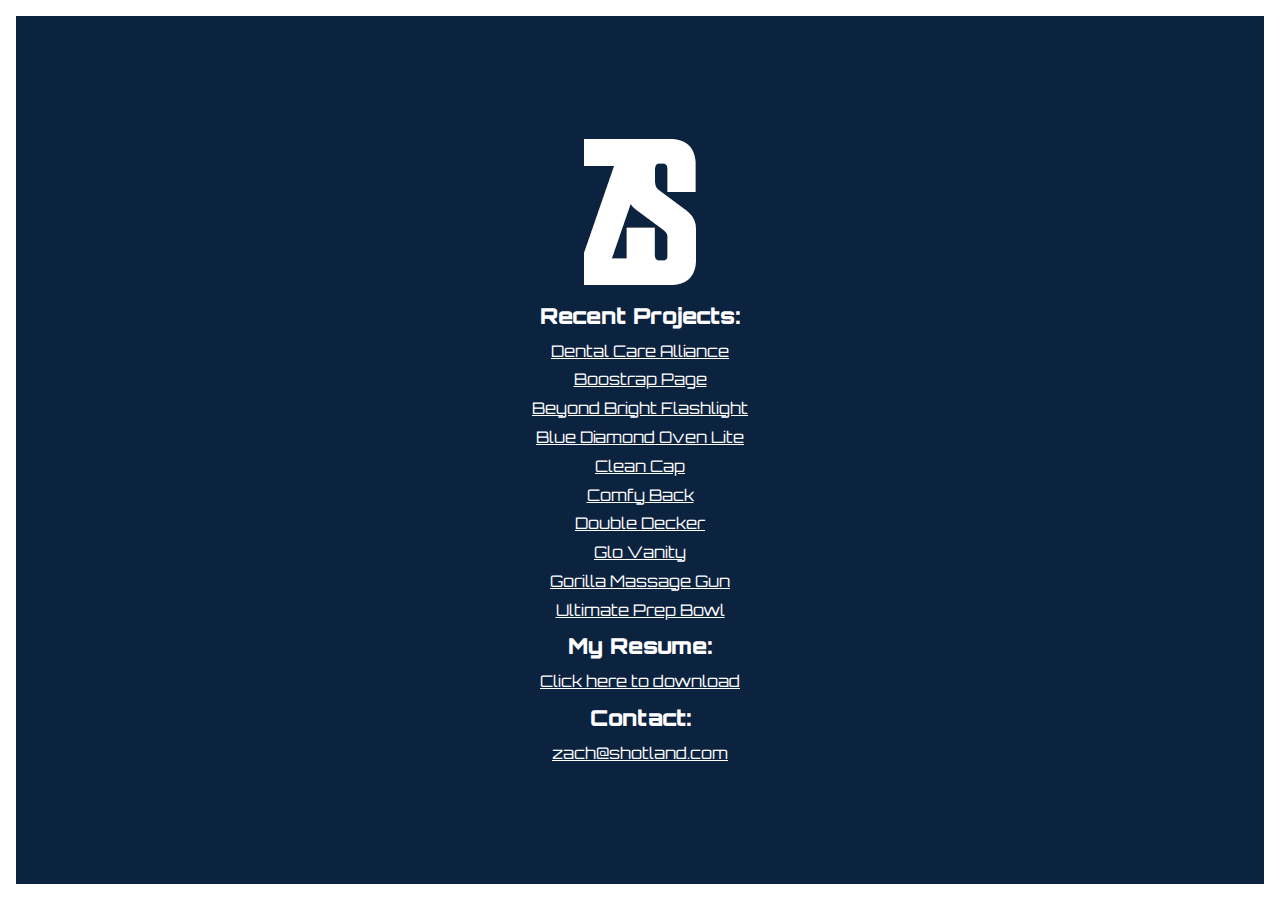
<file: index.html>
<!DOCTYPE html>
<html lang="en">
<head>
    <meta charset="UTF-8">
    <meta name="viewport" content="width=device-width, initial-scale=1.0">
    <title>Zachary Shotland</title>
    <meta name="description" content="">
    <meta name="keywords" content="">
    <link href="https://fonts.googleapis.com/css2?family=Orbitron:wght@400;900&display=swap" rel="stylesheet"> 
    <link type="text/css" rel="stylesheet" href="css/main.css">
    <link rel="shortcut icon" href="/favicon.ico">
</head>
<body class="page">
    <div class="page__item">
      <img src="images/logo.png" class="page__logo" alt="Zachary Shotland">
      <h1 class="page__title">Recent Projects:</h1>
      <ul class="page__copy">
        <li><a href="/dental_care_alliance/" target="_blank" title="Dental Care Alliance">Dental Care Alliance</a></li>
        <li><a href="/bootstrap_page/" target="_blank" title="Boostrap Page">Boostrap Page</a></li>
        <li><a href="/beyond_bright_flashlight/" target="_blank" title="Beyond Bright Flashlight">Beyond Bright Flashlight</a></li>
        <li><a href="/blue_diamond_oven_lite/" target="_blank" title="Blue Diamond Oven Lite">Blue Diamond Oven Lite</a></li>
        <li><a href="/clean_cap/" target="_blank" title="Clean Cap">Clean Cap</a></li>
        <li><a href="/comfy_back/" target="_blank" title="Comfy Back">Comfy Back</a></li>
        <li><a href="/double_decker/" target="_blank" title="Double Decker">Double Decker</a></li>
        <li><a href="/glo_vanity/" target="_blank" title="Glo Vanity">Glo Vanity</a></li>
        <li><a href="/gorilla_massage_gun/" target="_blank" title="Gorilla Massage Gun">Gorilla Massage Gun</a></li>
        <li><a href="/ultimate_prep_bowl/" target="_blank" title="Ultimate Prep Bowl">Ultimate Prep Bowl</a></li>
      </ul>
      <h2 class="page__title">My Resume:</h2>
      <p class="page__copy"><a href="/ShotlandResume.pdf" target="_blank" title="Click here to download">Click here to download</a></p>
      <h2 class="page__title">Contact:</h2>
      <p class="page__copy"><a href="mailto:zach@shotland.com" title="zach@shotland.com">zach@shotland.com</a></p>
    </div>
</body>
</html>
</file>
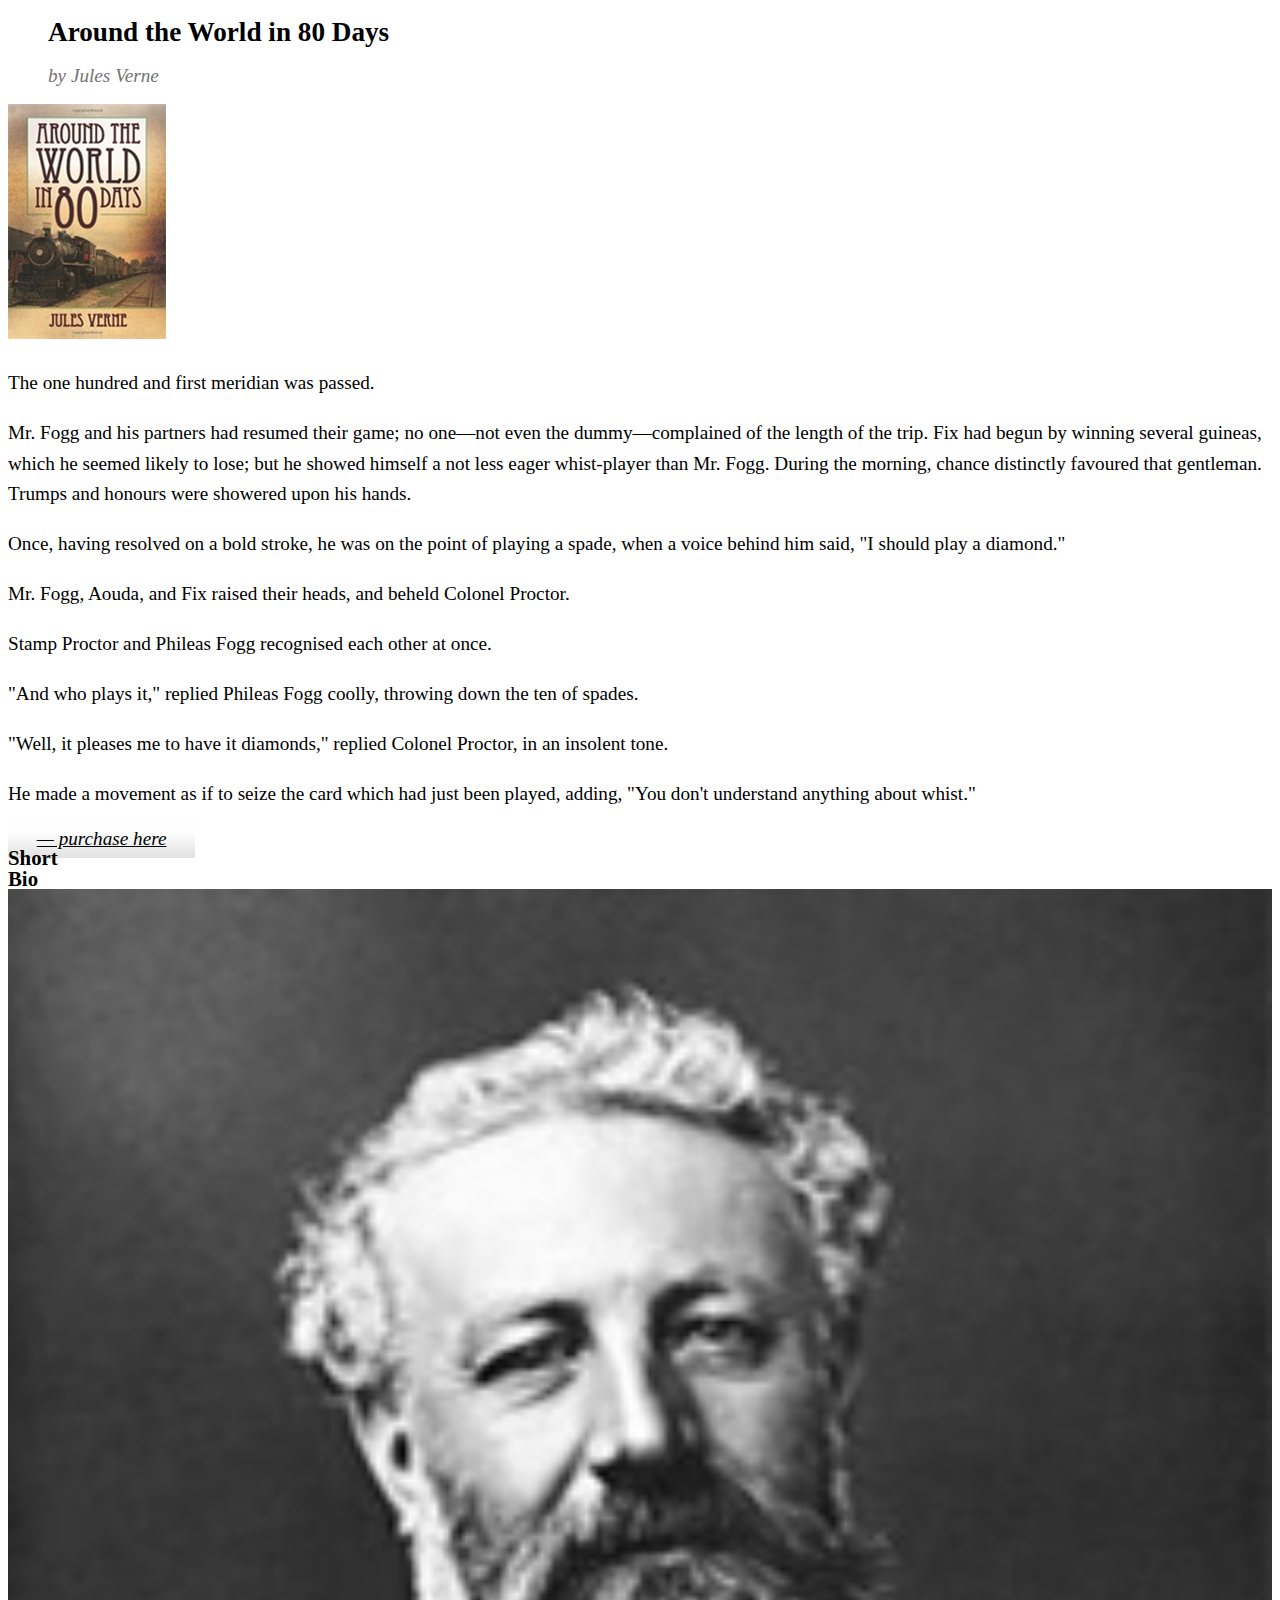
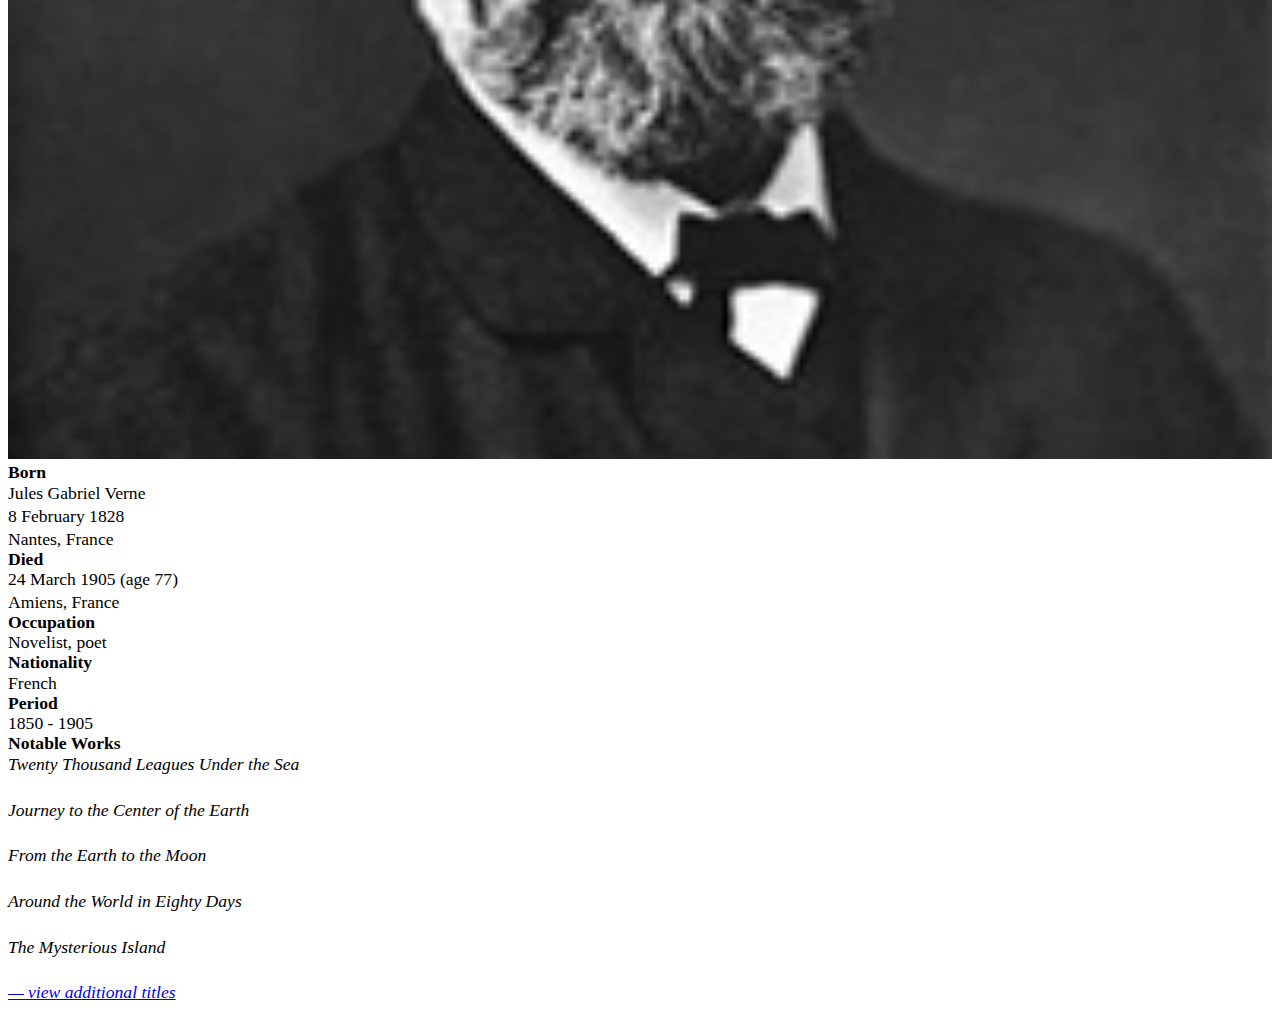
<file: bootstrap_page/index.html>
<!DOCTYPE html>
<html lang="en">
<head>
    <meta charset="UTF-8">
    <meta http-equiv="X-UA-Compatible" content="IE=edge">
    <meta name="viewport" content="width=device-width, initial-scale=1.0">
    <title>Around the World in 80 Days</title>
    <link href="https://cdn.jsdelivr.net/npm/bootstrap@5.1.1/dist/css/bootstrap.min.css" rel="stylesheet" integrity="sha384-F3w7mX95PdgyTmZZMECAngseQB83DfGTowi0iMjiWaeVhAn4FJkqJByhZMI3AhiU" crossorigin="anonymous">
    <link type="text/css" rel="stylesheet" href="css/main.css">
    <meta name="viewport" content="width=device-width, initial-scale=1">
</head>
<body>
<div class="container pt-3 px-0 pb-3">
  <section class="row gx-0">      
    <main class="col-xs-12 col-sm-9 pt-3 px-5 pb-3 copy" id="copy">
      <blockquote class="pb-3 mb-4 blockquote border-bottom border-dark">
        <h1 class="blockquote__ttl mb-0">Around the World in 80&nbsp;Days</h1>
        <p class="mb-0"><em class="text-primary">by Jules Verne</em></p>
      </blockquote>
      <div class="copy__text">
        <img src="images/book-cover.jpg" class="book-img float-start me-4 mb-2" alt="Around the World in 80 Days by Jules Verne">
        <p>The one hundred and first meridian was passed.</p>
        <p>Mr. Fogg and his partners had resumed their game; no one—not even the dummy—complained of the length of the trip. Fix had begun by winning several guineas, which he seemed likely to lose; but he showed himself a not less eager whist-player than Mr. Fogg. During the morning, chance distinctly favoured that gentleman. Trumps and honours were showered upon his hands. </p>
        <p>Once, having resolved on a bold stroke, he was on the point of playing a spade, when a voice behind him said, "I should play a diamond."</p>
        <p>Mr. Fogg, Aouda, and Fix raised their heads, and beheld Colonel Proctor.</p>
        <p>Stamp Proctor and Phileas Fogg recognised each other at once.</p>
        <p>"And who plays it," replied Phileas Fogg coolly, throwing down the ten of spades.</p>
        <p>"Well, it pleases me to have it diamonds," replied Colonel Proctor, in an insolent tone.</p>
        <p>He made a movement as if to seize the card which had just been played, adding, "You don't understand anything about whist."</p>
      </div>
      <div class="btn--row">
        <a href="#" class="btn btn-primary border border-dark">— purchase here</a>       
      </div>
    </main>
    <aside class="col-xs-6 col-sm-3 sidebar-offcanvas p-3 bg-light border border-dark rounded sidebar" id="sidebar">
      <div class="row bio">
        <div class="col bio__info">
          <strong class="bio__ttl">Short<br>
          Bio</strong>
        </div>
        <div class="col bio__copy"><img src="images/jules-verne.jpg" class="book-img" alt="Jules Verne"></div>
      </div>
      <div class="row mt-3 bio">
        <div class="col bio__info"><strong>Born</strong></div>
        <div class="col bio__copy">
          Jules Gabriel Verne<br>
          8 February 1828<br>
          Nantes, France
        </div>
      </div>
      <div class="row mt-3 bio">
        <div class="col bio__info"><strong>Died</strong></div>
        <div class="col bio__copy">
          24 March 1905 (age 77)<br>
          Amiens, France
        </div>
      </div>
      <div class="row mt-3 bio">
        <div class="col bio__info"><strong>Occupation</strong></div>
        <div class="col bio__copy">
          Novelist, poet
        </div>
      </div>
      <div class="row mt-3 bio">
        <div class="col bio__info"><strong>Nationality</strong></div>
        <div class="col bio__copy">
          French
        </div>
      </div>
      <div class="row mt-3 bio">
        <div class="col bio__info"><strong>Period</strong></div>
        <div class="col bio__copy">
          1850 - 1905
        </div>
      </div>
      <div class="row mt-3 bio">
        <div class="col bio__info"><strong>Notable Works</strong></div>
        <div class="col bio__copy">
          <em>Twenty Thousand Leagues Under the&nbsp;Sea<br><br>
          Journey to the Center of the Earth<br><br>
          From the Earth to the&nbsp;Moon<br><br>
          Around the World in Eighty Days<br><br>
          The Mysterious Island<br><br>
          <a href="#" class="text-decoration-none" title="— view additional titles">— view additional titles</a></em>
        </div>
      </div>
    </aside>
  </section>
</div>
<script src="https://cdn.jsdelivr.net/npm/bootstrap@5.1.1/dist/js/bootstrap.bundle.min.js" integrity="sha384-/bQdsTh/da6pkI1MST/rWKFNjaCP5gBSY4sEBT38Q/9RBh9AH40zEOg7Hlq2THRZ" crossorigin="anonymous"></script>
</body>
</html>
</file>
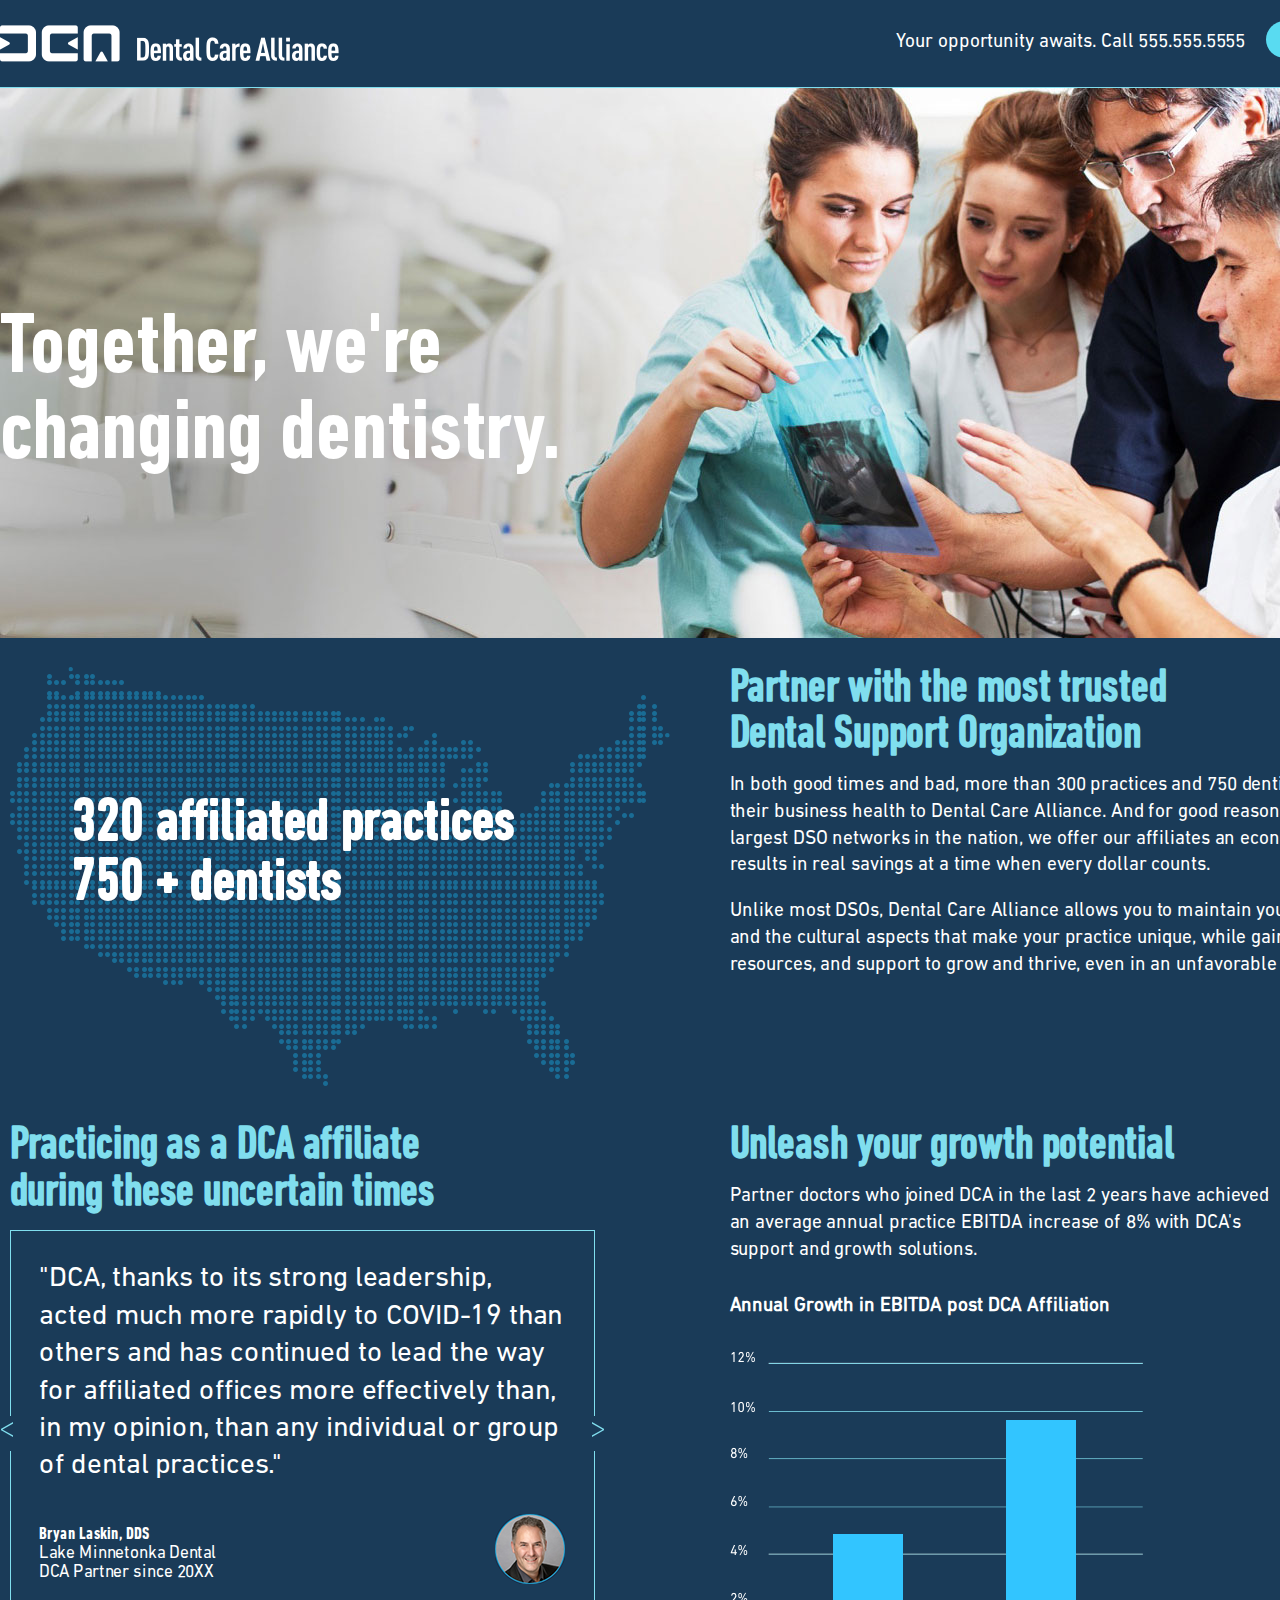
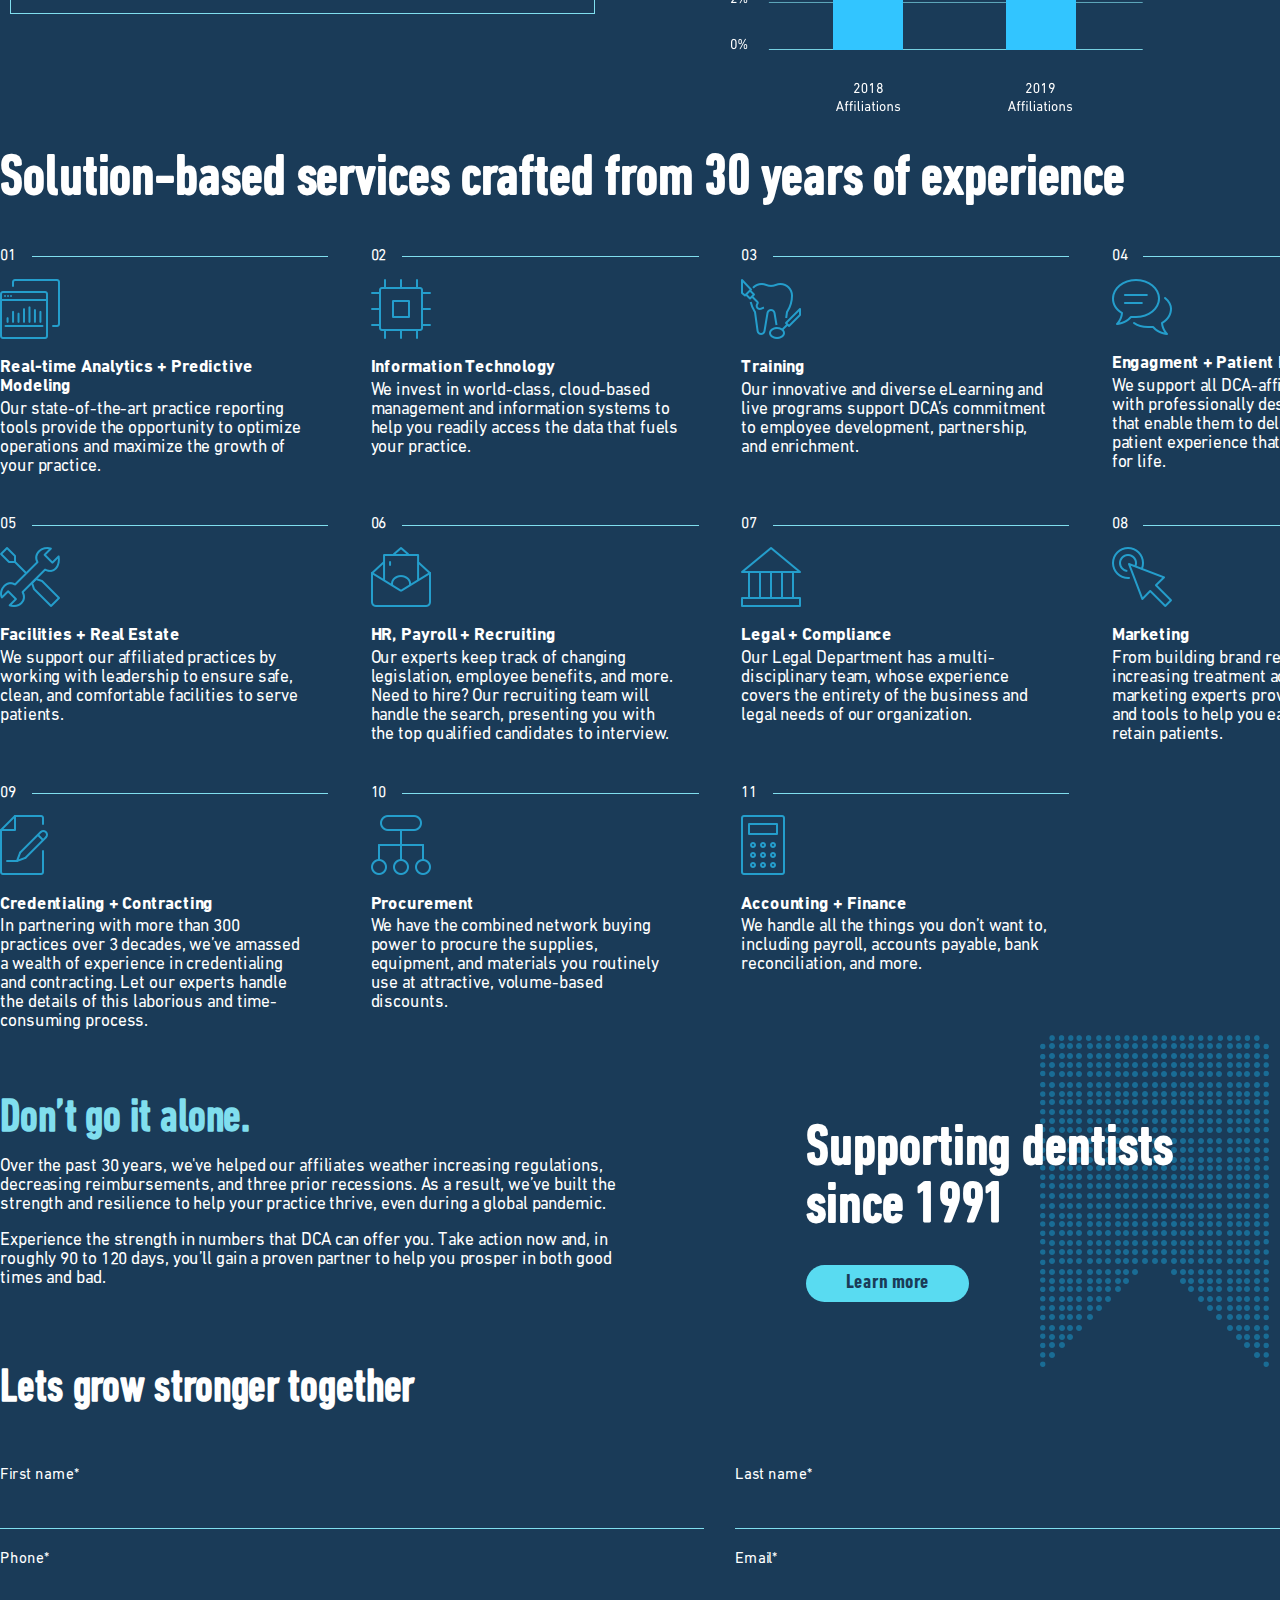
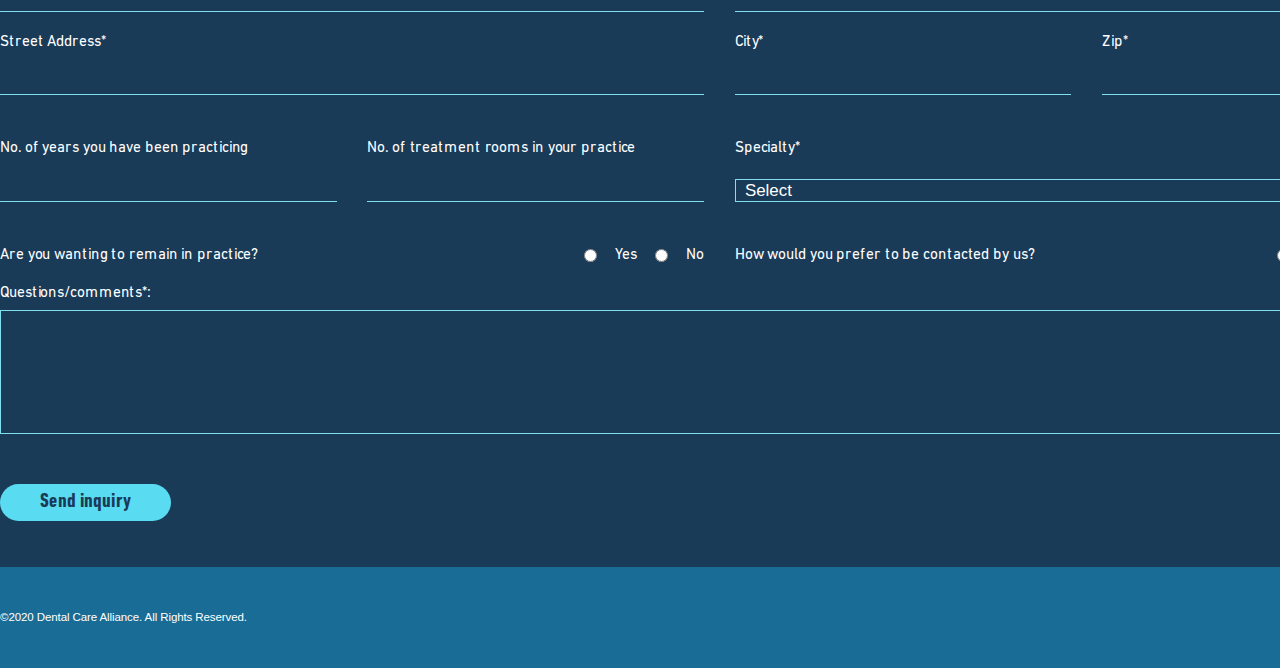
<file: dental_care_alliance/index.html>
<!DOCTYPE html>
<html lang="en">
<head>
    <meta charset="UTF-8">
    <meta name="viewport" content="width=device-width, initial-scale=1.0">
    <meta http-equiv="X-UA-Compatible" content="IE=edge,chrome=1">
    <meta name="HandheldFriendly" content="true">
    <title>DCA</title>
    <link type="text/css" rel="stylesheet" href="css/style.css">
</head>
<body>
    <header class="main outer">
        <div class="wrap clearfix">
            <img src="images/logo.png" alt="DCA Dental Care Alliance">
            <div class="nav-contact">Your opportunity awaits. Call&nbsp;<a href="tel:1-555-555-5555">555.555.5555</a>&nbsp;<a class="btn-main btn__grow" href="#form-fname" title="Grow with us">Grow with us</a></div>
        </div>
    </header>
    <section class="hero outer">
        <div class="hero__wrap wrap relative clearfix">
            <h1 class="ttl-hero">Together, we're<br>
            changing dentistry.</h1>
        </div>
    </section>
    <main class="main outer">
        <section class="wrap clearfix">
            <div class="about-li mid-li wrap clearfix">
                <div class="dentists-copy mid-li__col relative">
                    <img src="images/america.png" class="center-margin block" alt="United States of America">
                    <h2 class="ttl-main">320 affiliated practices<br>
                    750 + dentists</h2>
                </div>
                <div class="dentists-copy mid-li__col">
                    <h3 class="ttl-mid">Partner with the most trusted<br>
                    Dental Support Organization</h3>
                    <p>In both good times and bad, more than 300 practices and 750 dentists have trusted their business health to Dental Care Alliance. And for good reason. As one of the largest DSO networks in the nation, we offer our affiliates an economy of scale that results in real savings at a time when every dollar counts.</p>
                    <p>Unlike most DSOs, Dental Care Alliance allows you to maintain your brand name and the cultural aspects that make your practice unique, while gaining the expertise, resources, and support to grow and thrive, even in an unfavorable business climate.</p>
                </div>
                <div class="dca-copy mid-li__col">
                    <div class="slider-copy">
                        <h3 class="ttl-mid">Practicing as a DCA affiliate<br>
                        during these uncertain times</h3>
                        <div class="slider">
                            <p class="ttl-reg">"DCA, thanks to its strong leadership, acted much more rapidly to COVID-19 than others and has continued to lead the way for affiliated offices more effectively than, in my opinion, than any individual or group of dental practices."</p>
                            <div class="slider-name">
                                <p><strong class="ttl-bcd">Bryan Laskin, DDS</strong><br>
                                Lake Minnetonka Dental<br>
                                DCA Partner since 20XX</p>
                                <span class="slider-photo"><img src="images/testimonial01.png" class="block" alt="Bryan Laskin, DDS"></span>
                            </div>
                        </div>
                    </div>
                </div>
                <div class="dca-copy mid-li__col">
                    <div class="chart-copy">
                        <h3 class="ttl-mid">Unleash your growth potential</h3>
                        <p>Partner doctors who joined DCA in the last 2 years have achieved an average annual practice EBITDA increase of 8% with DCA's support and growth solutions.</p>
                        <h4 class="ttl-chart">Annual Growth in EBITDA post DCA Affiliation</h4>
                        <img src="images/chart.png" class="center-margin block" alt="Annual Growth in EBITA post-DCA Affiliation">
                    </div>
                </div>
            </div>
            <div class="solution wrap clearfix">
                <h3 class="ttl-main">Solution-based services crafted from 30 years of experience</h3>
                <div class="solution--rows">
                    <div class="solution__col">
                        <span class="solution-no">01</span>
                        <img src="images/solution01.png" class="solution__img block" alt="01">
                        <h4 class="ttl-no">Real-time Analytics + Predictive Modeling</h4>
                        <p>Our state-of-the-art practice reporting tools provide the opportunity to optimize operations and maximize the growth of your practice.</p>
                    </div>
                    <div class="solution__col">
                        <span class="solution-no">02</span>
                        <img src="images/solution02.png" class="solution__img block" alt="02">
                        <h4 class="ttl-no">Information Technology</h4>
                        <p>We invest in world-class, cloud-based management and information systems to help you readily access the data that fuels your practice.</p>
                    </div>
                    <div class="solution__col">
                        <span class="solution-no">03</span>
                        <img src="images/solution03.png" class="solution__img block" alt="03">
                        <h4 class="ttl-no">Training</h4>
                        <p>Our innovative and diverse eLearning and live programs support DCA’s commitment to employee development, partnership, and enrichment.</p>
                    </div>
                    <div class="solution__col">
                        <span class="solution-no">04</span>
                        <img src="images/solution04.png" class="solution__img block" alt="04">
                        <h4 class="ttl-no">Engagment + Patient Experience</h4>
                        <p>We support all DCA-affiliated practices with professionally designed materials that enable them to deliver an exceptional patient experience that creates patients for life.</p>
                    </div>
                    <div class="solution__col">
                        <span class="solution-no">05</span>
                        <img src="images/solution05.png" class="solution__img block" alt="05">
                        <h4 class="ttl-no">Facilities + Real Estate</h4>
                        <p>We support our affiliated practices by working with leadership to ensure safe, clean, and comfortable facilities to serve patients.</p>
                    </div>
                    <div class="solution__col">
                        <span class="solution-no">06</span>
                        <img src="images/solution06.png" class="solution__img block" alt="06">
                        <h4 class="ttl-no">HR, Payroll + Recruiting</h4>
                        <p>Our experts keep track of changing legislation, employee benefits, and more. Need to hire? Our recruiting team will handle the search, presenting you with the top qualified candidates to interview.</p>
                    </div>
                    <div class="solution__col">
                        <span class="solution-no">07</span>
                        <img src="images/solution07.png" class="solution__img block" alt="07">
                        <h4 class="ttl-no">Legal + Compliance</h4>
                        <p>Our Legal Department has a multi-disciplinary team, whose experience covers the entirety of the business and legal needs of our organization.</p>
                    </div>
                    <div class="solution__col">
                        <span class="solution-no">08</span>
                        <img src="images/solution08.png" class="solution__img block" alt="8">
                        <h4 class="ttl-no">Marketing</h4>
                        <p>From building brand recognition to increasing treatment acceptance, our marketing experts provide the knowhow and tools to help you easily attract and retain patients.</p>
                    </div>
                    <div class="solution__col">
                        <span class="solution-no">09</span>
                        <img src="images/solution09.png" class="solution__img block" alt="09">
                        <h4 class="ttl-no">Credentialing + Contracting</h4>
                        <p>In partnering with more than 300 practices over 3 decades, we’ve amassed a wealth of experience in credentialing and contracting. Let our experts handle the details of this laborious and time-consuming process.</p>
                    </div>
                    <div class="solution__col">
                        <span class="solution-no">10</span>
                        <img src="images/solution10.png" class="solution__img block" alt="10">
                        <h4 class="ttl-no">Procurement</h4>
                        <p>We have the combined network buying power to procure the supplies, equipment, and materials you routinely use at attractive, volume-based discounts.</p>
                    </div>
                    <div class="solution__col">
                        <span class="solution-no">11</span>
                        <img src="images/solution11.png" class="solution__img block" alt="11">
                        <h4 class="ttl-no">Accounting + Finance</h4>
                        <p>We handle all the things you don’t want to, including payroll, accounts payable, bank reconciliation, and more.</p>
                    </div>
                </div>
            </div>
            <div class="support wrap clearfix">
                <div class="mid-li">
                    <div class="alone__copy mid-li__col">
                        <h3 class="ttl-mid">Don’t go it alone.</h3>
                        <p>Over the past 30 years, we've helped our affiliates weather increasing regulations, decreasing reimbursements, and three prior recessions. As a result, we’ve built the strength and resilience to help your practice thrive, even during a global pandemic.
                        <p>Experience the strength in numbers that DCA can offer you. Take action now and, in roughly 90 to 120 days, you’ll gain a proven partner to help you prosper in both good times and bad.</p>
                    </div>
                    <div class="support__col mid-li__col">
                        <h3 class="ttl-main">Supporting dentists<br>
                        since 1991</h3>
                        <a class="btn-main" href="#" title="Learn more">Learn more</a>
                    </div>
                </div>
            </div>
            <div class="contact wrap clearfix">
                <h3 class="ttl-main">Lets grow stronger together</h3>
                <form action="#" class="form" id="form" method="get">
                    <div class="form__col" id="form-fname">
                        <label for="first_name">First name*</label>
                        <input type="text" name="first_name" id="first_name" required>
                    </div>
                    <div class="form__col" id="form-lname">
                        <label for="last_name">Last name*</label>
                        <input type="text" name="last_name" id="last_name" required>
                    </div>
                    <div class="form__col" id="form-phone">
                        <label for="phone">Phone*</label>
                        <input type="text" name="phone" id="phone" required>
                    </div>
                    <div class="form__col" id="form-email">
                        <label for="email">Email*</label>
                        <input type="text" name="email" id="email" required>
                    </div>
                    <div class="form__col" id="form-staddress">
                        <label for="staddress">Street Address*</label>
                        <input type="text" name="staddress" id="staddress" required>
                    </div>
                    <div class="form__col" id="form-cityzip">
                        <div class="form">
                            <div class="form__col" id="form-city">
                                <label for="city">City*</label>
                                <input type="text" name="city" id="city" required>
                            </div>
                            <div class="form__col" id="form-zip">
                                <label for="zip">Zip*</label>
                                <input type="text" name="zip" id="zip" required>
                            </div>
                        </div>
                    </div>
                    <div class="form__col" id="form-questions">
                        <div class="form">
                            <div class="form__col" id="form-no1">
                                <label for="form-no1">No. of years you have been practicing</label>
                                <input type="text" name="no1" id="no1">
                            </div>
                            <div class="form__col" id="form-no2">
                                <label for="form-no2">No. of treatment rooms in your practice</label>
                                <input type="text" name="no2" id="no2">
                            </div>
                        </div>
                    </div>
                    <div class="form__col" id="form-specialty">
                        <label for="specialty">Specialty*</label>
                        <select id="specialty" name="specialty">
                            <option>Select</option>
                            <option>1</option>
                            <option>2</option>
                            <option>3</option>
                        </select>
                    </div>
                    <div class="form__col" id="form-questions1">
                        <div class="questions">
                            <span>Are you wanting to remain in practice?</span>
                            <div class="questions questions__row">
                                <input type="radio" id="yes" name="yes" value="yes">
                                <label for="yes">Yes</label>
                                <input type="radio" id="no" name="no" value="no">
                                <label for="no">No</label>
                            </div>
                        </div>
                    </div>
                    <div class="form__col" id="form-questions2">
                        <div class="questions">
                            <span>How would you prefer to be contacted by us?</span>
                            <div class="questions questions__row">
                                <input type="radio" id="yes" name="email" value="email">
                                <label for="email">Email</label>
                                <input type="radio" id="phone" name="phone" value="phone">
                                <label for="phone">Phone</label>
                            </div>
                        </div>
                    </div>
                    <div class="form__row" id="comments-row">
                        <label for="comments">Questions/comments*:</label>
                        <textarea class="txt-reg" id="comments" name="comments" rows="4" cols="50"></textarea>
                    </div>
                    <div class="form__row" id="submit-row">
                        <input class="btn-main" type="submit" value="Send inquiry">
                    </div>
                </form>
            </div>
        </section>
    </main>
    <footer>
        <div class="wrap clearfix">
          <p>&copy;2020 Dental Care Alliance. All Rights Reserved.</p>
        </div>
    </footer>
</body>
</html>
</file>
<file: css/main.css>
*,
*::before,
*::after {
    padding: 0;
    margin: 0;
    box-sizing: border-box;
}

html {
    font-size: 62.5%;
}

.page {
    background: #0c2340;
    font: 1.6rem/1 'Orbitron', sans-serif;
    color: white;    
    width: 100%;
    min-height: 100vh;
    text-align: center;
    display: grid;
    align-items: center;
    resize: both;
    overflow: auto;
    border: 1em solid white;
}

.page__item {
    margin: 0.7em auto;
}

.page__item a {
    color: currentColor;
}

.page__item a:hover,
.page__item a:focus {
    color: silver;
    text-decoration: none;
}

.page__title {
    font-size: 2.2rem;
    font-weight: 900;
    margin-top: 0.8em;
    display: block;
}

.page__copy {
    margin-top: 1em;
}

.page__copy li {
    list-style: none;
    margin-bottom: 0.8em;
}
 
.page__copy li:last-child {
    margin-bottom: 0;
}

@media screen and (orientation: portrait) and (max-width: 320px) {
    .page__logo {
        width: 35%;
    }
}

@media screen and (max-width: 285px) {
    .page {
        padding: 0 0.3em;
        border: 0;
    }

    .page__title {
        font-size: 1.4rem;
    }

    .page__item {
        margin: 0.2em auto;
    }
}
</file>
<file: dental_care_alliance/css/style.css>
/* --------------------------------------------------------------------- */
/* Default Properties */

* {
    padding: 0;
    margin: 0;
    outline: 0;
    box-sizing: border-box;
}

html {
    scroll-behavior: smooth;
}

body {
    background: #196c95;
    font-size: 1.2em;
    line-height: 1.4em;
    letter-spacing: -0.1px;
    position: relative;
}

img {
    max-width: 100%;
    height: auto;
}

a {text-decoration: none;}
a:hover,
a:focus {text-decoration: underline;}

/* --------------------------------------------------------------------- */
/* Fonts & Colors */

@font-face {
    font-family: DINNextLTPro;
    src: local(DINNextLTPro-Regular),
      url(../fonts/DINNextLTPro-Regular.woff2) format("woff2"),
      url(../fonts/DINNextLTPro-Regular.woff) format("woff"),
      url(../fonts/DINNextLTPro-Regular.ttf) format("truetype");
    font-weight: normal;
    font-style: normal;
    font-stretch: normal;
}

@font-face {
    font-family: DINNextLTPro-Bold;  
    src: local(DINNextLTPro-Bold),
      url(../fonts/DINNextLTPro-Bold.woff2) format("woff2"),
      url(../fonts/DINNextLTPro-Bold.woff) format("woff"),
      url(../fonts/DINNextLTPro-Bold.ttf) format("truetype");
    font-weight: bold;
    font-style: normal;
    font-stretch: normal;
}

@font-face {
    font-family: DINNextLTPro-BCD;
    src: local(DINNextLTPro-BoldCondensed),
      url(../fonts/DINNextLTPro-BoldCondensed.woff2) format("woff2"),
      url(../fonts/DINNextLTPro-BoldCondensed.woff) format("woff"),
      url(../fonts/DINNextLTPro-BoldCondensed.ttf) format("truetype");
    font-weight: bold;
    font-style: normal;
    font-stretch: condensed;
}

@font-face {
    font-family: DINNextLTPro-MdCond;
    src: local(DINNextLTPro-MediumCond),
      url(../fonts/DINNextLTPro-MediumCond.woff2) format("woff2"),
      url(../fonts/DINNextLTPro-MediumCond.woff) format("woff"),
      url(../fonts/DINNextLTPro-MediumCond.ttf) format("truetype");
    font-weight: 500;
    font-style: normal;
    font-stretch: normal;
}

.ttl-reg,
.txt-reg,
body,
.contact input[type=text] {
    font-family: "DINNextLTPro", Helvetica, sans-serif;
}

.ttl-bold,
.ttl-no {
    font-family: "DINNextLTPro-Bold", Helvetica, sans-serif;
}

.ttl-bcd,
.ttl-hero,
.btn-main {
    font-family: "DINNextLTPro-BCD",  Helvetica, sans-serif;
}

.ttl-mdcd,
.ttl-main,
.ttl-mid {
    font-family: "DINNextLTPro-MdCond",  Helvetica, sans-serif;
}

body,
a {
    color: white;
}

a:hover,
a:focus {
    color: #ded;
}

.btn-main {
    background: #59dbf1;
    font-size: 1.3rem;
    line-height: 1.3rem;
    letter-spacing: -0.1px;
    cursor: pointer;
    border: 0;
    color: #1a3b58;
    padding: 0.5rem 2.5rem;
    display: inline-block;
    border-radius: 22px;
    position: relative;
    z-index: 2;
}

.btn-main:hover,
.btn-main:focus {
    background: white;
    color: #1a3b58;
    text-decoration: none;
}

/* --------------------------------------------------------------------- */
/* Layout Properties */

.outer {
    width: 100%;
    min-width: 1440px;
}

.wrap {
    max-width: 1440px;
}

.center-margin {
    margin: 0 auto;
}

.no-margin {
    margin: 0;
}

/* Last child no bottom margin, add if needed elsewhere */
.about p:last-child,
.slider-name p:first-child,
.solution__col:nth-last-child(-n + 3) /* change -n + 3 (#) per last row */ {
    margin-bottom: 0;
}

/* Right column no margin, add if needed elsewhere */
.solution__col:nth-child(4n),
.form__col:nth-child(2n) {
    margin-right: 0;
}

.left {
    float: left;
}

.right {
    float: right;
}

.relative {
    position: relative;
}

.absolute {
    position: absolute;
}

.clearfix {
    overflow: auto;
}

.clearfix::after {
    content: "";
    clear: both;
    display: table;
}

.flex,
.questions {
    display: flex;
}

/* --------------------------------------------------------------------- */
/* Theme Properties */

.wrap {
    margin: 0 auto;
}

.main {
    background: #1a3b58;   
}

/* Header Properties */
header {
    position: sticky;
    top: 0;
    left: 0;
    z-index: 100;
    border-bottom: 1px solid #80deee;
}

header .wrap {
    padding: 25px 0;
    display: flex;
    align-items: center;
}

.nav-contact {
    margin-left: auto;
    display: flex;
    align-items: center;
}

.btn__grow {
    margin: -0.5rem 0 0 1rem;
}

/* Hero Properties */
.hero {
    background: url(../images/hero.jpg) center top no-repeat;
    background-size: cover;
}

.hero__wrap {
    height: 550px;
}

.hero__wrap .ttl-hero {
    font-size: 4.5em;
    line-height: 1em;
    color: #fff;
    position: absolute;
    top: 40%;
    left: 0;
    z-index: 20;
}

/* Main Properties */
section.main > .wrap {
    padding: 1em 0;
}

.mid-li {
    display: flex;
    flex-wrap: wrap;
    justify-content: center;
}

.mid-li p {
    margin-bottom: 1em;
}

.mid-li__col {
    flex: 50%;
    padding: 0 0.8em;
    margin: 0;
}

.mid-li__col:first-child {
    padding-left: 0;
}

.mid-li__col:last-child {
    padding-right: 0;
}

.ttl-mid {
    font-size: 2.4em;
    line-height: 1em;
    color: #80deee;
    margin: 0 0 0.3em;
}

.ttl-main {
    font-size: 3em;
    line-height: 1em;
    margin: 0 0 0.7em;
}

/* About Properties */
.about-li .mid-li__col {
    padding: 0 0.5em;
}

.about-li .ttl-main {
    font-size: 3.1em;
    line-height: 1em;
    color: white;
    position: absolute;
    top: 30%;
    left: 10%;
    z-index: 5;
}

.dentists-copy {
    margin: 1.5em 0;
}

.dca-copy {
    margin-bottom: 1.5em;
}

/* No Slider Properties */
.slider-copy {
    padding-right: 6em;
}

.slider {
    padding: 1.5em;
    padding-bottom: 1em;
    border: 1px solid #80deee;
    display: block;
    position: relative;
}

.slider::before,
.slider::after {
    background: #1a3b58;
    padding: 0.2em;
    position: absolute;
    top: 48.5%;
}

.slider::before {
    content:url(../images/left-arrow.png);
    left: -2.3%;
}

.slider::after {
    content:url(../images/right-arrow.png);
    right: -2.3%;
}

.slider p.ttl-reg {
    font-size: 1.5em;
    line-height: 1.3em;
}

.slider-name {
    display: flex;
    align-items: center;
}

.slider-name p {
    font-size: 0.9em;
    line-height: 1.1em;
}

.slider-photo {
    margin-left: auto;
}

/* Chart Properties */
.chart-copy {
    padding-right: 7.5em;
}

.ttl-chart {
    margin: 1.5em 0;
}

/* Solution Properties */
.solution p {
    font-size: 0.9em;
    line-height: 1.1em;
}

.solution--rows {
    display: flex;
    flex-wrap: wrap;   
}

.solution__col {
    width: 22.8%;
    margin: 0 2.2em 2em 0;
}

.solution__col h4,
.solution__col p {
    padding-right: 1.1em;
    margin-bottom: 0.2em;
}

.solution__img {
    margin: 0.5em 0;
}

.solution-no {
    font-size: 0.8em;
    line-height: 1em;
    margin-bottom: 0.3em;
    display: flex;
    align-items: center;
}
  
.solution-no::after {
    content: '';
    flex: 1;
    margin-left: 1rem;
    height: 1px;
    background-color: #80deee;
}

.ttl-no {
    font-size: 0.9em;
    line-height: 1.1em;
    margin-bottom: 0;
}

/* Support Properties */
.support__col {
    background: url(../images/bg_mark.png) 320px top no-repeat;
    min-height: 332px;
    padding-left: 4.5em;
}

.support__col h3.ttl-main {
    margin: 1.5em 0 0.5em;
}

.support .mid-li {
    align-items: center;
}

.mid-li .alone__copy {
    padding-right: 3.5em;
}

.alone__copy p {
    font-size: 0.9em;
    line-height: 1.1em;
}

/* Contact Properties */
.contact {
    font-size: 0.8em;
    line-height: 1em;
    padding-bottom: 3em;
}

.contact input[type=text],
.contact textarea,
.contact select {
    background: #1a3b58;
    font-size: 1.1em;
    line-height: 1.3em;
    color: white;
    width: 100%;
    border: 0;
    border-bottom: 1px solid #80deee;
    outline: none;
    clear: both;
}

.contact select, 
.contact textarea {
    border: 1px solid #80deee;
}

.contact input[type=text] {
    font-size: 2.4em;
    line-height: 1em;
}

.contact select {
    padding-left: 0.3em;
    padding-right: 0.3em;
    margin-top: 1.3em;
}

.contact textarea {
    margin-top: 0.5em;
    padding: 1em;
}

.contact .ttl-main {
    margin-bottom: 1.2em;
}

.form {
    display: flex;
    flex-wrap: wrap;
}

.form__col {
    width: 48.9%;
    margin: 0 2em 1.5em 0;
    clear: both;
}

.form .form__col > .form .form__col {
    width: 47.8%;
}

.form__row {
    width: 100%;
    clear: both;
}

.questions__row {
    margin-left: auto;
}

.questions__row input {
    margin: 0 0.8em;
}

.questions__row label {
    margin: 0 0.5em;
}

.questions__row label:last-child {
    margin-right: 0;
}

#submit-row {
    padding-top: 3em;
}

/* Footer Properties */
footer .wrap {
    font-family: Helvetica, sans-serif;
    font-size: 0.6em;
    line-height: 0.8em;
    padding: 4em 0;
}
</file>
<file: bootstrap_page/css/main.css>
/* Cascading Stylesheet | Page Styles  */

/* --------------------------------------------------------------------- */
/* Bootstrap Styles */

.container {
    font-family: "Georgia", 'Times New Roman', Times, serif;
    font-size: 1.2rem;
    line-height: 1;
}

 .rounded {
    border-radius: 0.6rem !important;
}

 .border-dark {
    border-color:#c5c5c5 !important;
}

.text-primary {
    color: #737373 !important;
}

.btn-primary {
    background: rgb(254,254,254);
    background: linear-gradient(180deg, rgba(254,254,254,1) 35%, rgba(225,225,225,1) 100%);
    font-size: 1.2rem;
    color: #000 !important;
    font-style: italic;
    padding: .5em 1.5em;
    margin-top: 1.5rem;
}

.btn-primary:hover {
    background: linear-gradient(180deg, rgba(225,225,225,1) 35%, rgba(254,254,254,1) 100%);
}

/* --------------------------------------------------------------------- */
/* Custom Styles */

.blockquote__ttl {
    font-size: 1.7rem;
}

.copy__text {
    line-height: 1.6;
}

.bio__info {
    font-size: 1.1rem;
}

.bio__ttl {
    font-size: 1.3rem;
}

.bio__copy {
    font-size: 1.1rem;
    line-height: 1.3;
}

.bio__copy img {
    width: 100%;
    max-width: 100%;
}

/* --------------------------------------------------------------------- */
/* Mobile Styles */

@media screen and (max-width: 1200px) {
    .bio {
        flex-direction: column;
    }

    .bio__copy img {
        margin: 1em auto 0 !important;
    }
    
}

@media screen and (max-width: 992px) {
    .container {
        max-width: 90%;
    }

    .blockquote {
        text-align: center;
    }
    
    .copy {
        width: 100%;
        padding: 0 !important;
    }

    .bio__copy img {
        width: auto;
        max-width: auto;
    }

    .btn--row {
        display: flex;
        justify-content: center;
    }

    .btn-primary {
        margin-top: 0.5em;
    }

    .sidebar {
        width: 20ch;
        margin: 2em auto 0 !important;
        text-align: center;
    }

}

@media screen and (max-width: 240px) {
    .sidebar {
        width: 100%;
    }
}
</file>
